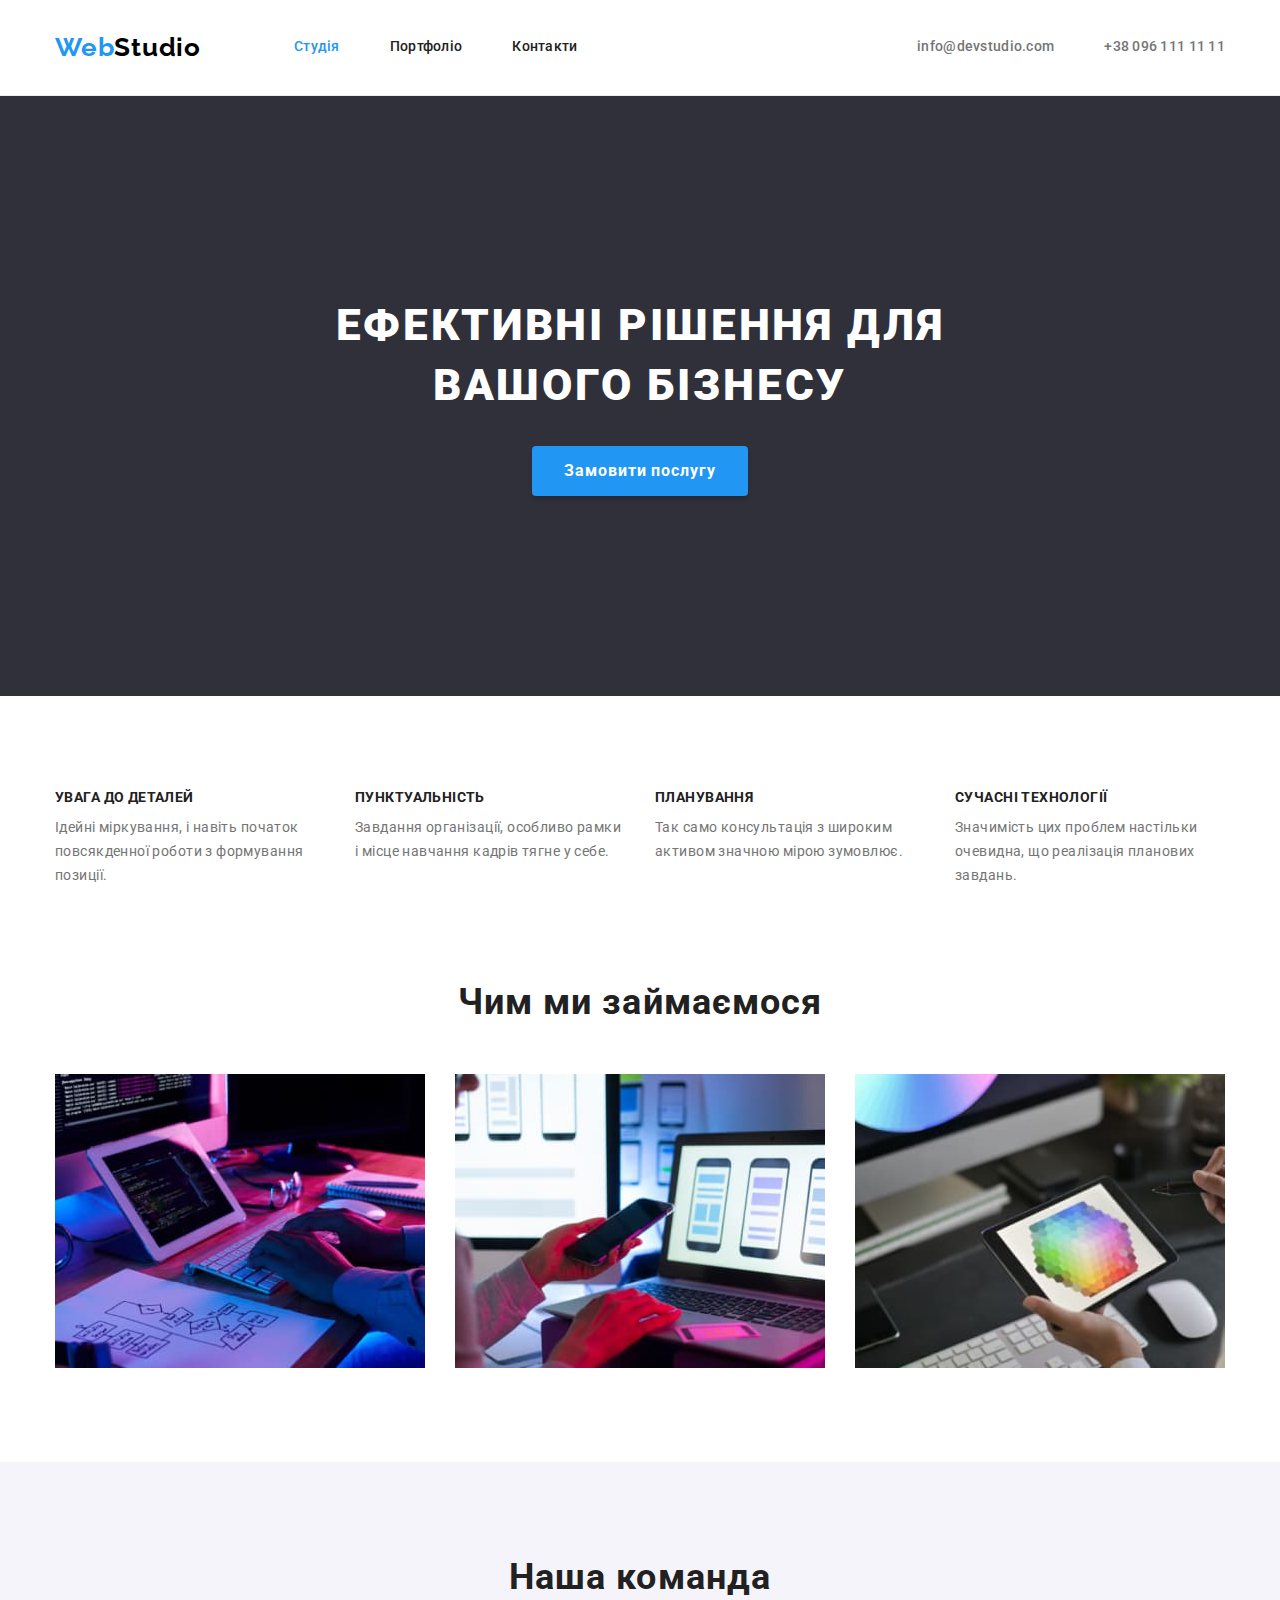
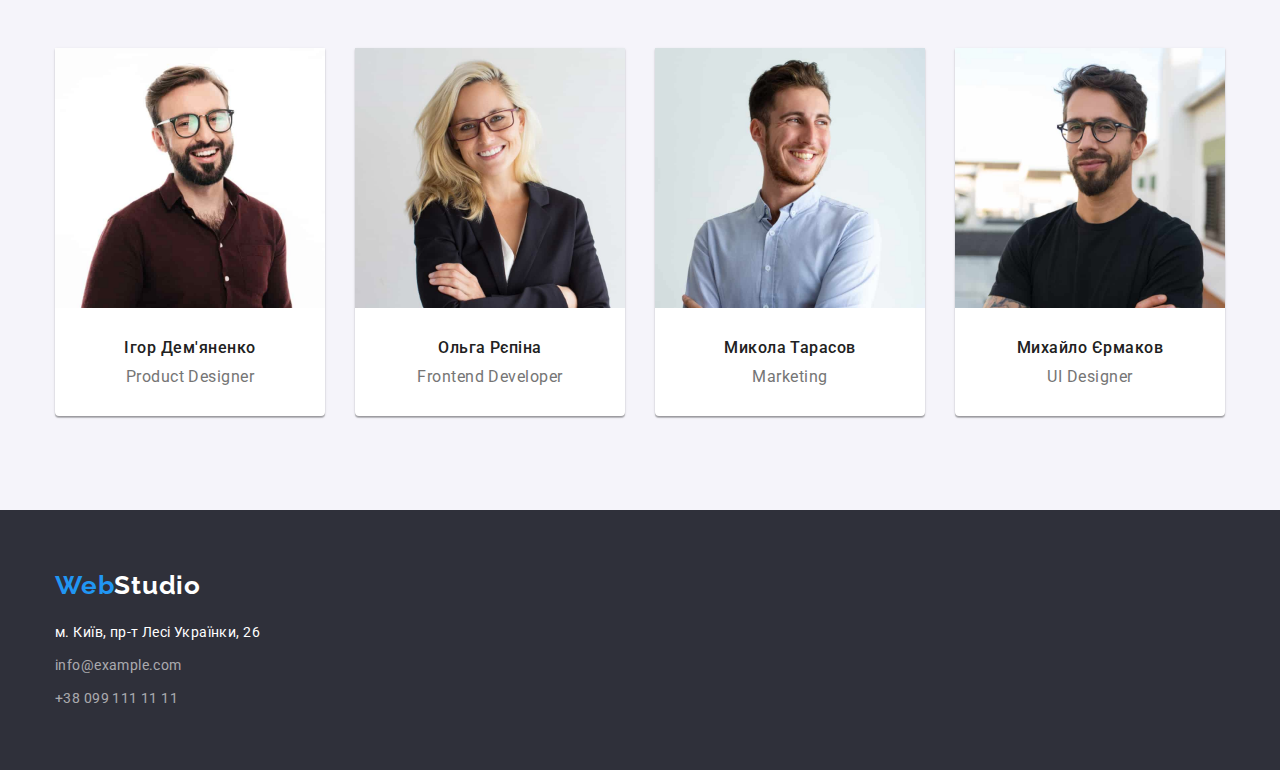
<file: index.html>
<!DOCTYPE html>
<html lang="uk">
	<head>
		<meta charset="UTF-8" />
		<meta http-equiv="X-UA-Compatible" content="IE=edge" />
		<meta name="viewport" content="width=device-width, initial-scale=1.0" />
		<title>WebStudio</title>
		<link rel="preconnect" href="https://fonts.googleapis.com" />
		<link rel="preconnect" href="https://fonts.gstatic.com" crossorigin />
		<link
			href="https://fonts.googleapis.com/css2?family=Raleway:wght@700&family=Roboto:wght@400;500;700;900&display=swap"
			rel="stylesheet"/>
		<link rel="stylesheet" href="https://cdnjs.cloudflare.com/ajax/libs/modern-normalize/1.1.0/modern-normalize.min.css" 
			integrity="sha512-wpPYUAdjBVSE4KJnH1VR1HeZfpl1ub8YT/NKx4PuQ5NmX2tKuGu6U/JRp5y+Y8XG2tV+wKQpNHVUX03MfMFn9Q==" 
			crossorigin="anonymous" 
			referrerpolicy="no-referrer" />
		<link rel="stylesheet" href="./css/styles.css" />
	</head>

<header class="header">
	<div class="container head-design">
				<a class="logo" href="./index.html">Web<span class="logo-black">Studio</span> </a>
				<nav>
					<ul class="header-navigation list">
						<li class="nav-item"><a href="./index.html" class="header-link current">Студія</a></li>
						<li class="nav-item"><a href="./portfolio.html" class="header-link">Портфоліо</a></li>
						<li class="nav-item"><a href="" class="header-link">Контакти</a></li>
					</ul>
				</nav>
				<ul class="header-nav list">
					<li class="nav-item">
						<a href="mailto:info@devstudio.com" class="header-adres">info@devstudio.com</a>
					</li>
					<li class="nav-item">
						<a href="tel:+380961111111" class="header-adres">+38 096 111 11 11</a>
					</li>
				</ul>
	</div>
</header>

			<main>

				<section class="section hero-section">
			<div class="container con-hearo">	
					<h1 class="hero-title">Ефективні рішення для вашого бізнесу</h1>
					<button type="button" class="button">Замовити послугу</button>
			</div>				
		</section> 

	
			<section class="section original">
				<div class="container con-original">	
					<h2 class="visually-hidden">Особливості</h2>
					<ul class="original-list list">
						<li class="original-item">
							<h3 class="original-title">Увага до деталей</h3>
							<p class="original-pretitle pretitle">
								Ідейні міркування, і навіть початок повсякденної роботи з формування позиції.
							</p>
						</li>
						<li class="original-item">
							<h3 class="original-title">Пунктуальність</h3>
							<p class="original-pretitle">
								Завдання організації, особливо рамки і місце навчання кадрів тягне у себе.
							</p>
						</li>
						<li class="original-item">
							<h3 class="original-title">Планування</h3>
							<p class="original-pretitle">Так само консультація з широким активом значною мірою зумовлює.</p>
						</li>
						<li class="original-item">
							<h3 class="original-title">Сучасні технології</h3>
							<p class="original-pretitle">
								Значимість цих проблем настільки очевидна, що реалізація планових завдань.
							</p>
						</li>
					</ul>
				</div>				
			</section>


<section class="section con-robota">
	<div class="container">
					<h2 class="robota-title title">Чим ми займаємося</h2>
					<ul class="robota-list list">
						<li class="robota-item">
							<img src="./images/img1.jpg" alt="Програмування на планшеті" width="370"/>
						</li>
						<li class="robota-item">
							<img src="./images/img2.jpg" alt="Разробка аплікацій на телефон" width="370"/>
						</li>
						<li class="robota-item">
							<img src="./images/img3.jpg" alt="Кольорова схема" width="370"/>
						</li>
					</ul>
	</div>				
</section>


				<section class="section komanda">
	<div class="container con-komanda">					
		<h2 class="comanda-title title">Наша команда</h2>
					<ul class="comanda-list list">
						<li class="foto-item-fio">
							<img src="./images/igor.jpg" alt="фото Ігоря" width="270" />
						<div class="cont-fio">
							<h3 class="fio">Ігор Дем'яненко</h3>
							<p class="profesion" lang="en">Product Designer</p>
						</div>
						</li>
						<li class="foto-item-fio">
							<img src="./images/olga.jpg" alt="фото Ольги" width="270" />
						<div class="cont-fio">
							<h3 class="fio">Ольга Рєпіна</h3>
							<p class="profesion" lang="en">Frontend Developer</p>
						</div>
						</li>
						<li class="foto-item-fio">
							<img src="./images/nikolay.jpg" alt="фото Миколи" width="270" />
						<div class="cont-fio">
							<h3 class="fio">Микола Тарасов</h3>
							<p class="profesion" lang="en">Marketing</p>
						</div>
						</li>
						<li class="foto-item-fio">
							<img src="./images/mihail.jpg" alt="фото Михайла" width="270" />
						<div class="cont-fio">
							<h3 class="fio">Михайло Єрмаков</h3>
							<p class="profesion" lang="en">UI Designer</p>
						</div>
						</li>
					</ul>
	</div>				
			</section>
			</main>

<footer class="footer">
					<div class=" container">		
					<a class="logo" href="./index.html">Web<span class="logo-white">Studio</span> </a>
					<address>
						<ul class="footer-adres list">
							<li class="footer-item">
								<a
									href="https://goo.gl/maps/RHjdxaCmpPA8mE757"
									target="_blank"
									rel="noopener noreferrer"
									class="karta"
								>
									м. Київ, пр-т Лесі Українки, 26
								</a>
							</li>
							<li class="footer-item">
								<a href="mailto:info@example.com" class="footer-akcent">info@example.com</a>
							</li>
							<li class="footer-item">
								<a href="tel:+380991111111" class="footer-akcent">+38 099 111 11 11</a>
							</li>
						</ul>
					</address>
				</div>	

</footer>
		
</body>
</html>
</file>
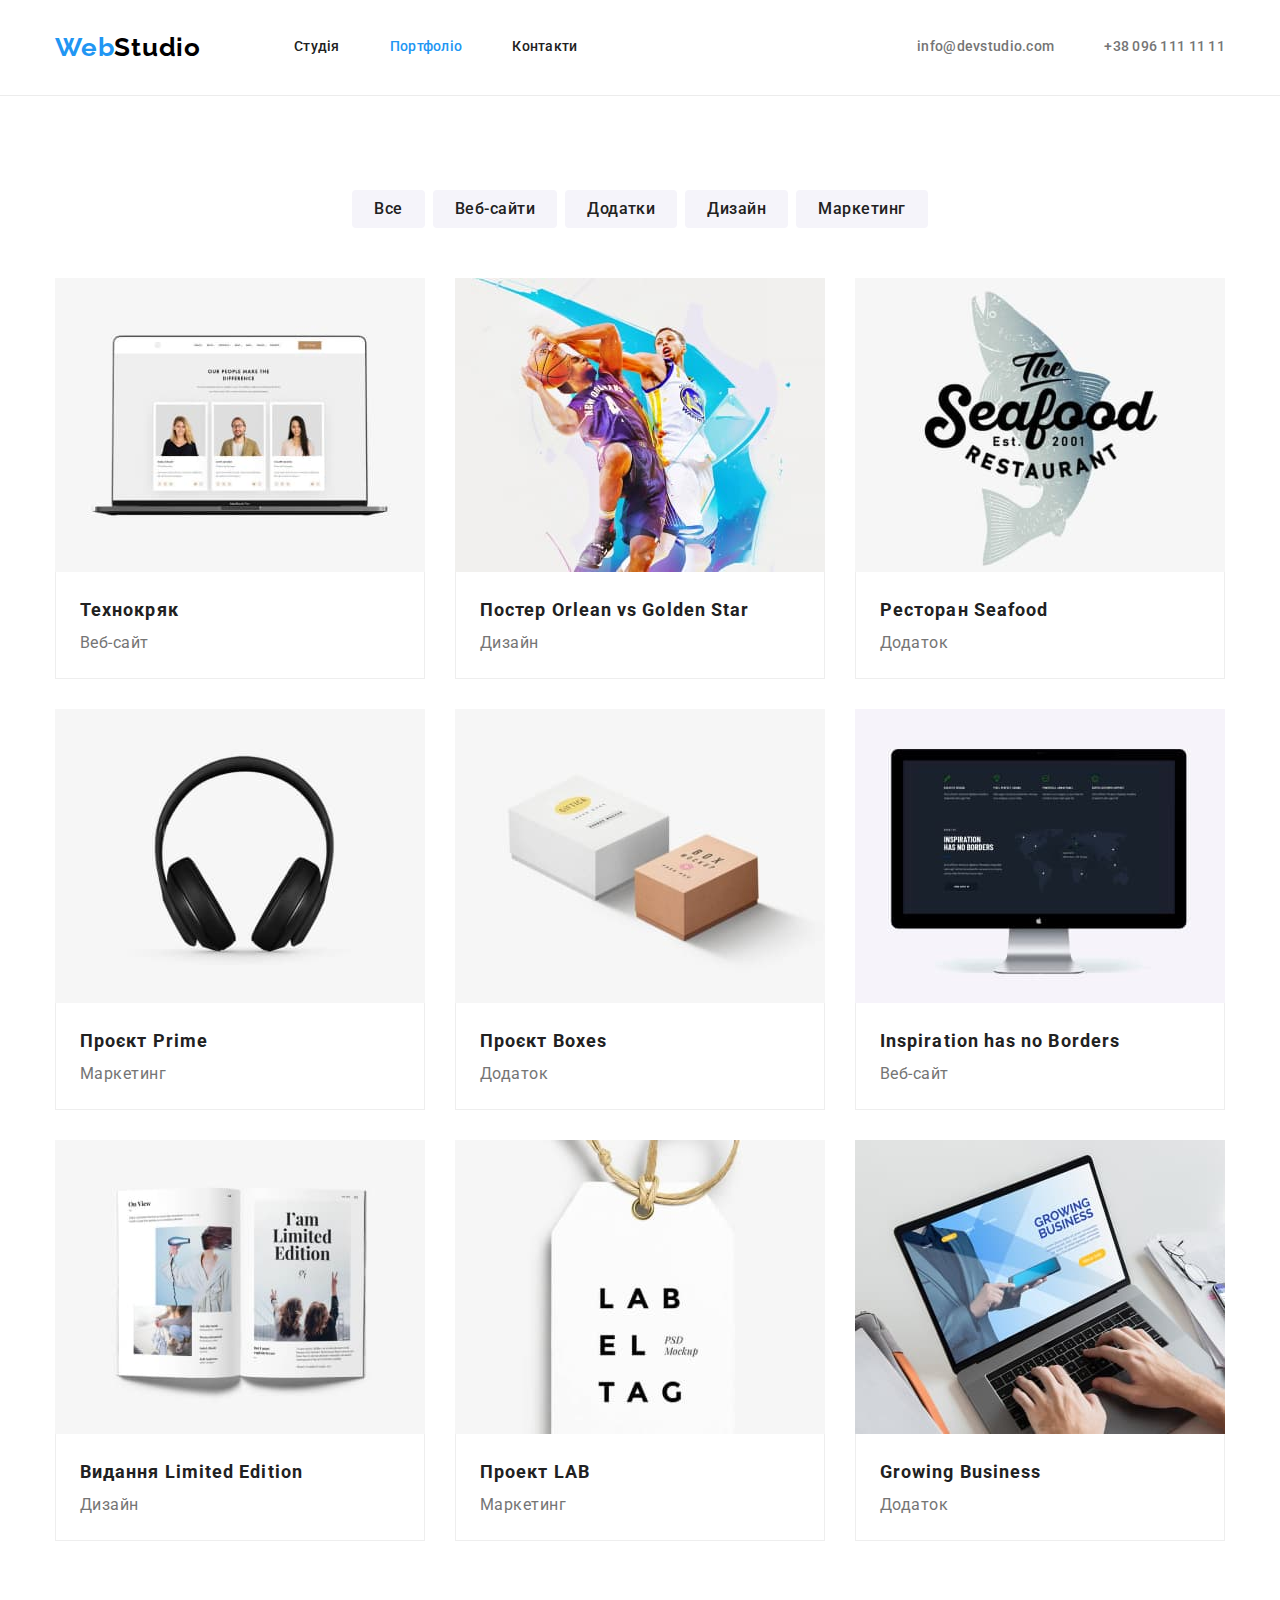
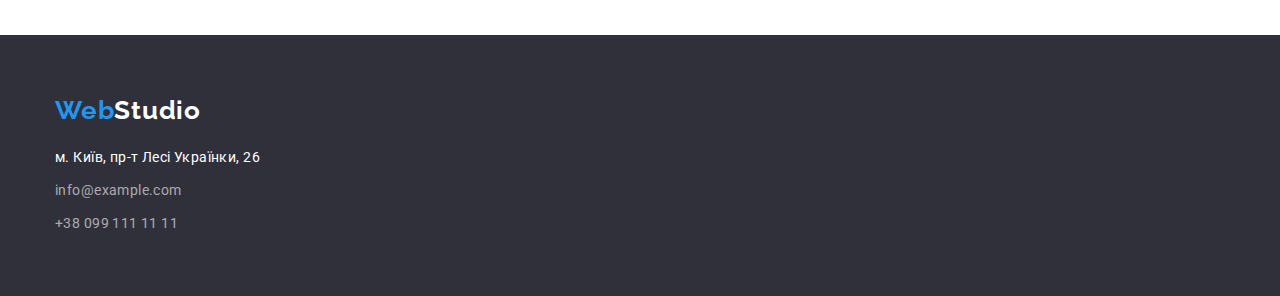
<file: portfolio.html>
<!DOCTYPE html>
<html lang="uk">
	<head>
		<meta charset="UTF-8" />
		<meta http-equiv="X-UA-Compatible" content="IE=edge" />
		<meta name="viewport" content="width=device-width, initial-scale=1.0" />
		<title>Portfolio</title>
		<link rel="preconnect" href="https://fonts.googleapis.com" />
		<link rel="preconnect" href="https://fonts.gstatic.com" crossorigin />
		<link
			href="https://fonts.googleapis.com/css2?family=Raleway:wght@700&family=Roboto:wght@400;500;700;900&display=swap"
			rel="stylesheet"
		/>
		<link
			rel="stylesheet"
			href="https://cdnjs.cloudflare.com/ajax/libs/modern-normalize/1.1.0/modern-normalize.min.css"
			integrity="sha512-wpPYUAdjBVSE4KJnH1VR1HeZfpl1ub8YT/NKx4PuQ5NmX2tKuGu6U/JRp5y+Y8XG2tV+wKQpNHVUX03MfMFn9Q=="
			crossorigin="anonymous"
			referrerpolicy="no-referrer"
		/>
		<link rel="stylesheet" href="./css/styles.css" />
	</head>

	<body>
		<header class="header">
			<div class="container head-design">
				<a class="logo" href="./index.html">Web<span class="logo-black">Studio</span> </a>
				<nav>
					<ul class="header-navigation list">
						<li class="nav-item"><a href="./index.html" class="header-link">Студія</a></li>
						<li class="nav-item"><a href="./portfolio.html" class="header-link current">Портфоліо</a></li>
						<li class="nav-item"><a href="" class="header-link">Контакти</a></li>
					</ul>
				</nav>
				<ul class="header-nav list">
					<li class="nav-item">
						<a href="mailto:info@devstudio.com" class="header-adres">info@devstudio.com</a>
					</li>
					<li class="nav-item">
						<a href="tel:+380961111111" class="header-adres">+38 096 111 11 11</a>
					</li>
				</ul>
			</div>
		</header>

		<main>
			<section class="portfolio section">
				<div class="container">
					<h1 class="visually-hidden">Портфоліо</h1>
					<ul class="portfolio-list list">
						<li class="port-btn"><button type="button" class="portfolio-filtr">Все</button></li>
						<li class="port-btn"><button type="button" class="portfolio-filtr">Веб-сайти</button></li>
						<li class="port-btn"><button type="button" class="portfolio-filtr">Додатки</button></li>
						<li class="port-btn"><button type="button" class="portfolio-filtr">Дизайн</button></li>
						<li class="port-btn"><button type="button" class="portfolio-filtr">Маркетинг</button></li>
					</ul>

					<ul class="portfolio-item">
						<li class="foto-item list port">
							<img src="./images/tekhno.jpg" alt="сайт на ноутбуці" width="370" />
							<div class="port-section">
								<h2 class="portfolio-title">Технокряк</h2>
								<p class="portfolio-pretitle">Веб-сайт</p>
							</div>
						</li>
						<li class="foto-item list port">
							<img
								src="./images/new-orlean.jpg"
								alt=" два баскетболіста з м‘ячем на фоні розлитої синьої фарбою"
								width="370"
							/>
							<div class="port-section">
								<h2 class="portfolio-title">
									Постер
									<span lang="en">Orlean vs Golden Star</span>
								</h2>
								<p class="portfolio-pretitle">Дизайн</p>
							</div>
						</li>
						<li class="foto-item list port">
							<img src="./images/seafood.jpg" alt="логотип компанії - назва ресторану на фоні млюнку риби" />
							<div class="port-section">
								<h2 class="portfolio-title">
									Ресторан
									<span lang="en">Seafood</span>
								</h2>
								<p class="portfolio-pretitle">Додаток</p>
							</div>
						</li>
						<li class="foto-item list port">
							<img src="./images/prime.jpg" alt="чорні навушники на білому фоні" width="370" />
							<div class="port-section">
								<h2 class="portfolio-title">
									Проєкт
									<span lang="en">Prime</span>
								</h2>
								<p class="portfolio-pretitle">Маркетинг</p>
							</div>
						</li>
						<li class="foto-item list port">
							<img src="./images/boxes.jpg" alt="коробки на білому фоні, одна біла інша оранжова" width="370" />
							<div class="port-section">
								<h2 class="portfolio-title">
									Проєкт
									<span lang="en">Boxes</span>
								</h2>
								<p class="portfolio-pretitle">Додаток</p>
							</div>
						</li>
						<li class="foto-item list port">
							<img src="./images/borders.jpg" alt="монітор з відкритим сайтом" width="370" />
							<div class="port-section">
								<h2 class="portfolio-title" lang="en">Inspiration has no Borders</h2>
								<p class="portfolio-pretitle">Веб-сайт</p>
							</div>
						</li>
						<li class="foto-item list port">
							<img src="./images/edition.jpg" alt="книга" width="370" />
							<div class="port-section">
								<h2 class="portfolio-title">
									Видання
									<span lang="en">Limited Edition</span>
								</h2>
								<p class="portfolio-pretitle">Дизайн</p>
							</div>
						</li>
						<li class="foto-item list port">
							<img src="./images/lab.jpg" alt="етікетка-логотип" width="370" />
							<div class="port-section">
								<h2 class="portfolio-title">
									Проект
									<span lang="en">LAB</span>
								</h2>
								<p class="portfolio-pretitle">Маркетинг</p>
							</div>
						</li>
						<li class="foto-item list port">
							<img src="./images/business.jpg" alt="сайт відкритий на ноутбуці" width="370" />
							<div class="port-section">
								<h2 class="portfolio-title" lang="en">Growing Business</h2>
								<p class="portfolio-pretitle">Додаток</p>
							</div>
						</li>
					</ul>
				</div>
			</section>
		</main>
		<footer class="footer">
			<div class="container">
				<a class="logo" href="./index.html">Web<span class="logo-white">Studio</span> </a>
				<address>
					<ul class="footer-adres list">
						<li class="footer-item">
							<a
								href="https://goo.gl/maps/RHjdxaCmpPA8mE757"
								target="_blank"
								rel="noopener noreferrer"
								class="karta link"
							>
								м. Київ, пр-т Лесі Українки, 26
							</a>
						</li>
						<li class="footer-item">
							<a href="mailto:info@example.com" class="footer-akcent link">info@example.com</a>
						</li>
						<li class="footer-item">
							<a href="tel:+380991111111" class="footer-akcent link">+38 099 111 11 11</a>
						</li>
					</ul>
				</address>
			</div>
		</footer>
	</body>
</html>
</file>
<file: css/styles.css>
/*основа*/
:root {
	--fon-akcent: #2f303a;
	--white-color: #ffffff;
	--fon-color: #f5f5f5;
	--primary-text-color: #212121;
	--pretitle-color: #757575;
	--akcent-color: #2196f3;
}

html {
	box-sizing: border-box;
}

* {
	box-sizing: inherit;
	margin: 0px;
	padding: 0px;
}

body {
	font-family: "Roboto", sans-serif;
	color: var(--primary-text-color);
}
ul {
	padding-left: 0px;
}

h1,
h2,
h3,
h4,
h5,
p {
	margin-top: 0px;
	margin-bottom: 0px;
}
img {
	display: block;
	max-width: 100%;
	height: auto;
}
.container {
	width: 1200px;
	padding-left: 15px;
	padding-right: 15px;
	margin: 0px auto;
	/* outline: 2px solid tomato; */
}

.section {
	padding: 94px 0 94px 0;
}

/*лого з варіантами*/
.logo {
	font-family: "Raleway", sans-serif;
	font-weight: 700;
	font-size: 26px;
	line-height: 1.19;
	letter-spacing: 0.03em;
	color: var(--akcent-color);
	text-decoration: none;
	margin-right: 93px;
}

.logo-black {
	color: #000000;
}

.logo-white {
	color: var(--white-color);
}

/*Хедер*/
.head-design {
	display: flex;
	align-items: center;
}

.header {
	background-color: var(--white-color);
	border-bottom: 1px solid #ececec;
}
.header .logo {
	padding-top: 32px;
	padding-bottom: 32px;
}

/*Навігація хедер*/
.list {
	list-style: none;

	margin-top: 0px;
	margin-bottom: 0;
}

.header-navigation,
.header-nav {
	display: flex;
	gap: 50px;
}

.header-link,
.header-adres {
	font-weight: 500;
	font-size: 14px;
	line-height: 1.14;
	letter-spacing: 0.02em;
	text-decoration: none;

	display: block;
}

.header-link {
	color: var(--primary-text-color);
}
.header-adres {
	color: var(--pretitle-color);
}
.header-link:hover,
.header-link:focus,
.header-adres:hover,
.header-adres:focus {
	color: var(--akcent-color);
}
.header-link.current {
	color: var(--akcent-color);
}
.header-nav {
	margin-left: auto;
}

/*Футер*/
.footer {
	background-color: var(--fon-akcent);

	font-size: 14px;
	line-height: 1.71;
	letter-spacing: 0.03em;
	padding-top: 60px;
	padding-bottom: 60px;
}
.karta,
.footer-akcent {
	font-style: normal;

	text-decoration: none;
	cursor: default;
}
.karta {
	color: var(--white-color);
}
.footer-akcent {
	color: hsla(0, 0%, 100%, 0.6);
}
.karta:hover,
.karta:focus,
.footer-akcent:hover,
.footer-akcent:focus {
	color: var(--akcent-color);
}
.footer .logo {
	display: block;
	margin-bottom: 20px;
	margin-right: 0px;
}

.footer-item:not(:last-child) {
	margin-bottom: 9px;
}

/* ============Studio Page=============== */
/*Герой*/
.hero-section {
	background-color: var(--fon-akcent);
	padding-top: 200px;
	padding-bottom: 200px;
	text-align: center;
}

.hero-title {
	color: var(--white-color);
	text-align: center;
	font-weight: 900;
	font-size: 44px;
	line-height: 1.36;
	letter-spacing: 0.06em;
	text-transform: uppercase;
	max-width: 696px;
	margin: 0 auto;
	margin-bottom: 30px;
}

/*Кнопка*/
.button {
	display: inline-block;
	box-sizing: border-box;
	background-color: var(--akcent-color);

	font-family: inherit;
	font-size: 16px;
	font-weight: 700;
	line-height: 1.88;
	letter-spacing: 0.06em;
	text-align: center;
	color: var(--white-color);

	box-shadow: 0px 4px 4px rgba(0, 0, 0, 0.15);
	border-radius: 4px;
	border: none;

	padding: 10px 32px;
}

.button:focus,
.button:hover {
	background-color: #188ce8;
}

/*Секція Особливості*/
.original {
	background-color: var(--white-color);
}
.visually-hidden {
	position: absolute;
	width: 1px;
	height: 1px;
	margin: -1px;
	border: 0;
	padding: 0;
	white-space: nowrap;
	clip-path: inset(100%);
	clip: rect(0 0 0 0);
	overflow: hidden;
}

.original-list {
	display: flex;
	flex-wrap: wrap;
}

.original-item {
	width: calc((100% - 90px) / 4);
	/* justify-content: space-between; */
}
/*вот тут внимание*/
.original-item + .original-item {
	margin-left: 30px;
}

.original-title {
	font-weight: 700;
	font-size: 14px;
	line-height: 1.14;
	letter-spacing: 0.03em;
	text-transform: uppercase;
	margin-bottom: 10px;
}

.original-pretitle {
	font-size: 14px;
	line-height: 1.71;
	letter-spacing: 0.03em;

	color: var(--pretitle-color);
}

.con-robota {
	padding-top: 0;
}
.robota-item {
	width: calc((100% - 60px) / 3);
}
.comanda-title,
.robota-title {
	margin-bottom: 50px;
	text-align: center;
}

/*Работы*/
.robota-list {
	display: flex;
	gap: 30px;
}

.title {
	font-weight: 700;
	font-size: 36px;
	line-height: 1.17;
	letter-spacing: 0.03em;
	color: var(--primary-text-color);
}

/*Команда*/
.komanda {
	background-color: #f5f4fa;
	text-align: center;
}

.comanda-title {
}

.comanda-list {
	display: flex;
	flex-wrap: wrap;
	gap: 30px;
}

.foto-item-fio {
	width: calc((100% - 90px) / 4);
	background-color: var(--white-color);
	box-shadow: 0px 1px 3px rgba(0, 0, 0, 0.12), 0px 1px 1px rgba(0, 0, 0, 0.14), 0px 2px 1px rgba(0, 0, 0, 0.2);
	border-radius: 0px 0px 4px 4px;
}

.fio {
	font-weight: 500;
	font-size: 16px;

	line-height: 1.19;
	letter-spacing: 0.03em;

	color: var(--primary-text-color);
}

.profesion {
	line-height: 1.19;
	letter-spacing: 0.03em;

	color: var(--pretitle-color);
}

.fio {
	margin-bottom: 10px;
}
.cont-fio {
	padding: 30px 5px;
}

/* ==========================-Portfolio Page============================ */
/*Фільтр*/
.portfolio-filtr {
	background-color: #f5f4fa;

	font-family: inherit;
	font-weight: 500;
	font-size: 16px;
	line-height: 1.63;
	letter-spacing: 0.03em;
	text-align: center;

	color: var(--primary-text-color);
	cursor: pointer;
	border: none;

	border-radius: 4px;

	display: block;
	padding: 6px 22px;
}

.portfolio-filtr:hover,
.portfolio-filtr:focus {
	background-color: var(--akcent-color);
	text-decoration: underline solid var(--akcent-color);
	color: var(--white-color);

	cursor: pointer;
	border: none;
}

.portfolio-title {
	font-weight: 700;
	font-size: 18px;
	line-height: 2;
	letter-spacing: 0.06em;

	color: var(--primary-text-color);
}

.portfolio-pretitle {
	line-height: 1.88;
	letter-spacing: 0.03em;

	color: var(--pretitle-color);
}

.foto-item.port {
	width: calc((100% - 60px) / 3);
}
.portfolio-list {
	display: flex;
	flex-wrap: wrap;
	gap: 8px;
	margin-bottom: 50px;
	justify-content: center;
}

.portfolio-item {
	display: flex;
	flex-wrap: wrap;
	gap: 30px;
}
.port-section {
	padding: 20px 24px;
	border: 1px solid #eeeeee;
	border-top: 0px;
}
</file>
